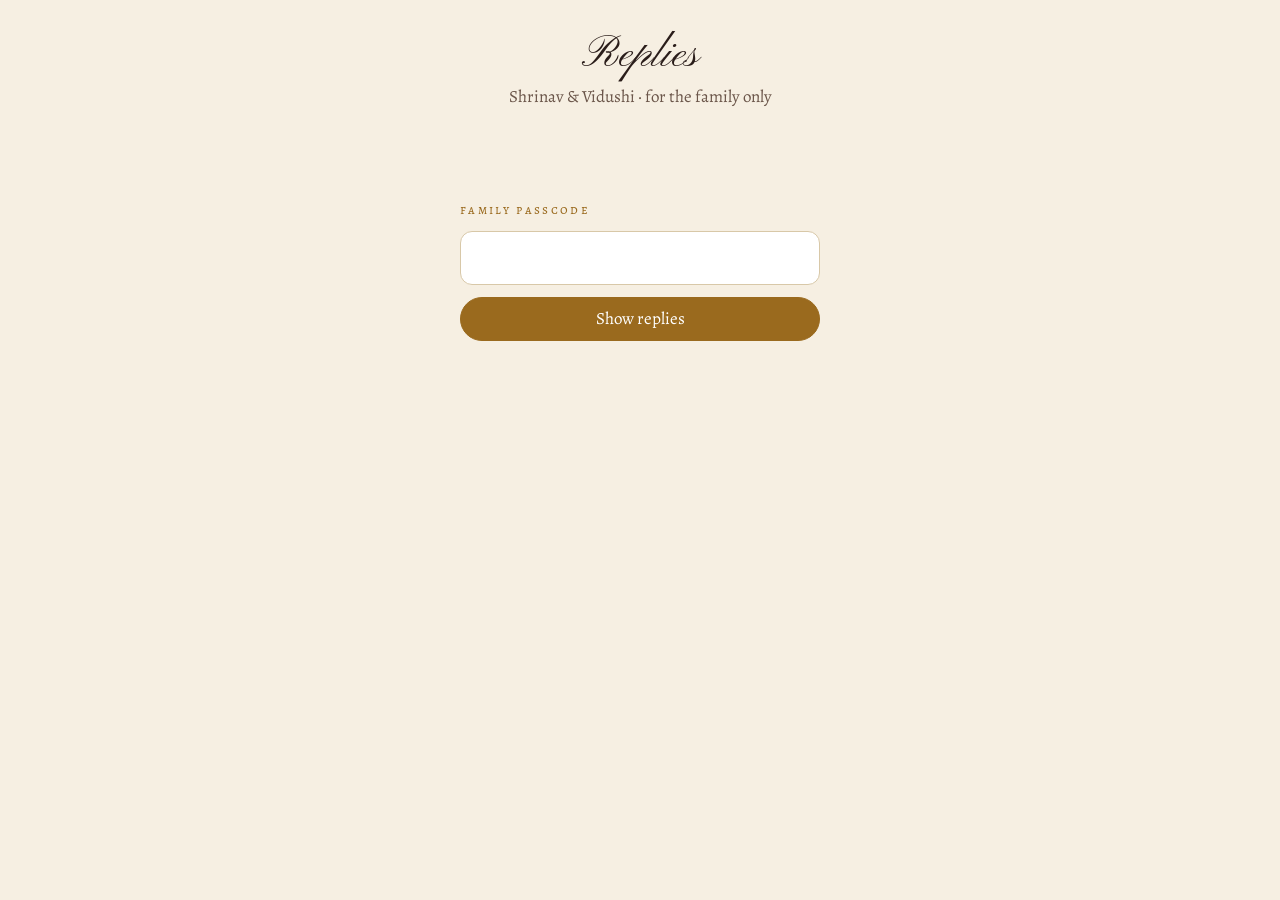
<file: guests.html>
<!doctype html>
<html lang="en">
<head>
<meta charset="utf-8">
<meta name="viewport" content="width=device-width, initial-scale=1">
<title>Replies · Shrinav & Vidushi</title>
<meta name="robots" content="noindex, nofollow">
<link rel="icon" href="/assets/art/monogram.svg" type="image/svg+xml">
<link href="https://fonts.googleapis.com/css2?family=Alegreya:wght@400;500&family=Alegreya+SC:wght@500&family=Pinyon+Script&display=swap" rel="stylesheet">
<style>
  :root { --paper: #F6EFE2; --paper-2: #EDE2CC; --ink: #2A1D1A; --soft: #6B564A; --line: #D8C8A8; --gold: #9A6A1E; --sindoor: #9E1F2E; --yes: #2F6B3A; }
  * { box-sizing: border-box; }
  [hidden] { display: none !important; }
  body { margin: 0; background: var(--paper); color: var(--ink); font: 17px/1.5 "Alegreya", Georgia, serif; }
  main { max-width: 1100px; margin: 0 auto; padding: 32px 16px 80px; }
  h1 { margin: 0; font: 400 44px/1.1 "Pinyon Script", cursive; text-align: center; }
  .sub { text-align: center; color: var(--soft); margin: 4px 0 28px; }
  .caps { font-family: "Alegreya SC", serif; letter-spacing: .18em; text-transform: lowercase; font-size: 13px; color: var(--gold); }
  form.gate { max-width: 360px; margin: 10vh auto 0; display: grid; gap: 12px; }
  input[type=password] { padding: 13px 16px; border-radius: 12px; border: 1px solid var(--line); background: #fff; font: inherit; }
  button { font: inherit; cursor: pointer; }
  .btn { min-height: 44px; padding: 0 20px; border-radius: 999px; border: 1px solid var(--gold); background: var(--gold); color: #fff; }
  .btn.ghost { background: transparent; color: var(--gold); }
  .err { color: var(--sindoor); text-align: center; min-height: 1.5em; margin: 0; }
  .bar { display: flex; flex-wrap: wrap; gap: 10px; align-items: center; justify-content: space-between; margin: 0 0 18px; }
  .bar label { display: flex; gap: 8px; align-items: center; color: var(--soft); }
  .cards { display: grid; grid-template-columns: repeat(auto-fit, minmax(220px, 1fr)); gap: 12px; margin-bottom: 26px; }
  .card { background: #fff8ec; border: 1px solid var(--line); border-radius: 14px; padding: 16px 18px; }
  .card h2 { margin: 0 0 8px; font: 400 30px/1.1 "Pinyon Script", cursive; }
  .stat { display: flex; justify-content: space-between; border-top: 1px dashed var(--line); padding: 6px 0; }
  .stat b { font-weight: 500; font-variant-numeric: tabular-nums; }
  .wrap { overflow-x: auto; border: 1px solid var(--line); border-radius: 14px; background: #fff8ec; }
  table { width: 100%; border-collapse: collapse; min-width: 760px; }
  th, td { text-align: left; padding: 10px 12px; border-bottom: 1px solid var(--line); vertical-align: top; }
  th { position: sticky; top: 0; background: var(--paper-2); font-family: "Alegreya SC", serif; font-weight: 500; font-size: 13px; letter-spacing: .12em; text-transform: lowercase; color: var(--soft); }
  td.num { font-variant-numeric: tabular-nums; text-align: center; }
  .yes { color: var(--yes); font-weight: 500; } .no { color: var(--sindoor); }
  .when { color: var(--soft); white-space: nowrap; font-size: 15px; }
  .note { max-width: 320px; }
  .empty { padding: 30px; text-align: center; color: var(--soft); }
  a { color: var(--gold); }
</style>
</head>
<body>
<main>
  <h1>Replies</h1>
  <p class="sub">Shrinav &amp; Vidushi · for the family only</p>

  <form class="gate" id="gate">
    <label class="caps" for="code">Family passcode</label>
    <input id="code" type="password" autocomplete="current-password" required>
    <button class="btn" type="submit">Show replies</button>
    <p class="err" id="gate-err" role="alert"></p>
  </form>

  <section id="board" hidden>
    <div class="bar">
      <label><input type="checkbox" id="latest" checked> Latest reply per guest only</label>
      <div>
        <button class="btn ghost" id="refresh" type="button">Refresh</button>
        <button class="btn" id="csv" type="button">Download CSV</button>
      </div>
    </div>
    <div class="cards" id="cards"></div>
    <div class="wrap"><table>
      <thead><tr><th>Received</th><th>Event</th><th>Name</th><th>Coming</th><th>Guests</th><th>Phone</th><th>Note</th><th>Invite link</th></tr></thead>
      <tbody id="rows"></tbody>
    </table></div>
  </section>
</main>

<script>
(() => {
  const W = { supabaseUrl: "https://ddpubhkgcbcwncyeebzc.supabase.co", supabaseKey: "sb_publishable_Am-lHqCMq1ANCtyzlQidXg_9QJuhbNm" };
  const $ = (s) => document.querySelector(s);
  const NAMES = { wedding: "Wedding", engagement: "Engagement", haldi: "Haldi" };
  let rows = [];
  const esc = (s) => String(s ?? "").replace(/[&<>"]/g, (c) => ({ "&": "&amp;", "<": "&lt;", ">": "&gt;", '"': "&quot;" })[c]);
  const title = (ev) => NAMES[ev] || ev;

  async function load(code) {
    const res = await fetch(`${W.supabaseUrl}/rest/v1/rpc/list_wedding_rsvps`, {
      method: "POST", headers: { "Content-Type": "application/json", apikey: W.supabaseKey },
      body: JSON.stringify({ p_passcode: code }),
    });
    if (!res.ok) throw new Error((await res.json().catch(() => ({}))).message || "failed");
    return res.json();
  }

  function view() {
    let list = rows;
    if ($("#latest").checked) {
      const seen = new Set();
      list = rows.filter((r) => { const k = r.event + "|" + r.name.trim().toLowerCase(); if (seen.has(k)) return false; seen.add(k); return true; });
    }
    const byEvent = {};
    list.forEach((r) => {
      const e = (byEvent[r.event] ??= { yes: 0, heads: 0, no: 0 });
      if (r.attending) { e.yes++; e.heads += r.guests; } else e.no++;
    });
    $("#cards").innerHTML = Object.entries(byEvent).map(([ev, s]) => `
      <div class="card"><h2>${esc(title(ev))}</h2>
        <div class="stat"><span>Guests coming</span><b>${s.heads}</b></div>
        <div class="stat"><span>Replies: coming</span><b>${s.yes}</b></div>
        <div class="stat"><span>Replies: can't make it</span><b>${s.no}</b></div>
      </div>`).join("") || "";
    $("#rows").innerHTML = list.length ? list.map((r) => `
      <tr>
        <td class="when">${new Date(r.created_at).toLocaleString("en-IN", { day: "numeric", month: "short", hour: "numeric", minute: "2-digit" })}</td>
        <td>${esc(title(r.event))}</td>
        <td>${esc(r.name)}</td>
        <td class="${r.attending ? "yes" : "no"}">${r.attending ? "Yes" : "No"}</td>
        <td class="num">${r.attending ? r.guests : "-"}</td>
        <td>${r.phone ? `<a href="tel:${esc(r.phone)}">${esc(r.phone)}</a>` : ""}</td>
        <td class="note">${esc(r.message)}</td>
        <td>${esc(r.invite_label)}</td>
      </tr>`).join("") : `<tr><td class="empty" colspan="8">No replies yet.</td></tr>`;
    return list;
  }

  async function open(code) {
    rows = await load(code);
    sessionStorage.setItem("rsvp-code", code);
    $("#gate").hidden = true; $("#board").hidden = false;
    view();
  }

  $("#gate").addEventListener("submit", async (e) => {
    e.preventDefault(); $("#gate-err").textContent = "";
    try { await open($("#code").value.trim()); }
    catch { $("#gate-err").textContent = "That passcode didn't work. Check it and try again."; }
  });
  $("#latest").addEventListener("change", view);
  $("#refresh").addEventListener("click", () => open(sessionStorage.getItem("rsvp-code")).catch(() => location.reload()));
  $("#csv").addEventListener("click", () => {
    const list = view();
    const head = ["received", "event", "name", "coming", "guests", "phone", "note", "invite_link"];
    const q = (v) => `"${String(v ?? "").replace(/"/g, '""')}"`;
    const csv = [head.join(",")].concat(list.map((r) => [r.created_at, r.event, r.name, r.attending ? "yes" : "no", r.guests, r.phone, r.message, r.invite_label].map(q).join(","))).join("\n");
    const a = Object.assign(document.createElement("a"), { href: URL.createObjectURL(new Blob(["﻿" + csv], { type: "text/csv" })), download: "rsvp-replies.csv" });
    a.click();
  });
  const saved = sessionStorage.getItem("rsvp-code");
  if (saved) open(saved).catch(() => sessionStorage.removeItem("rsvp-code"));
})();
</script>
</body>
</html>
</file>
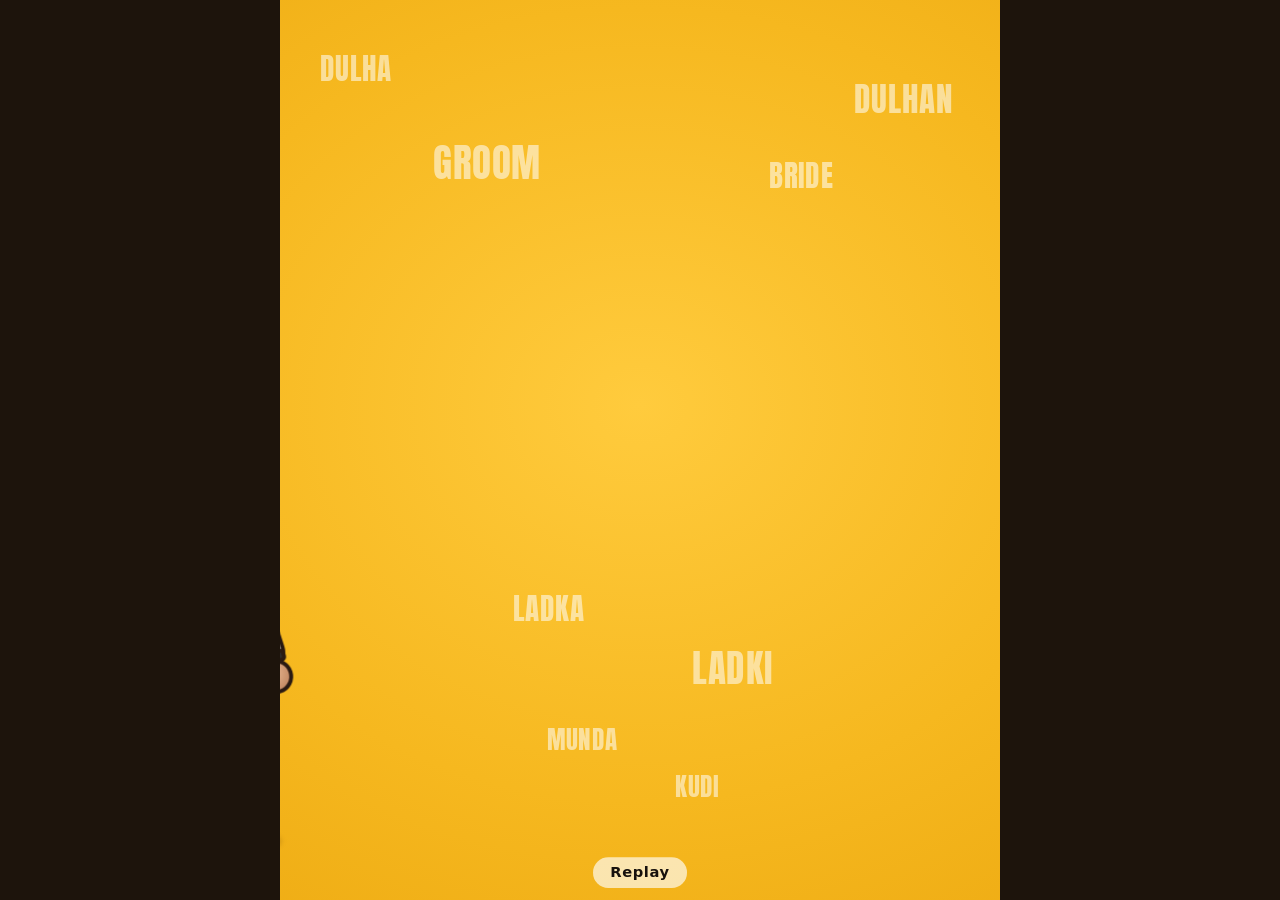
<file: mock/characters.html>
<!doctype html>
<html lang="en">
<head>
<meta charset="utf-8">
<meta name="viewport" content="width=device-width, initial-scale=1">
<title>Shrinav & Vidushi · character mock</title>
<link href="https://fonts.googleapis.com/css2?family=Anton&display=swap" rel="stylesheet">
<link rel="stylesheet" href="/toon.css">
<style>
  :root { --ink: #2B1A12; --bg: #F6B81F; }
  * { box-sizing: border-box; }
  html, body { margin: 0; height: 100%; background: #1d140c; overflow: hidden; }
  .fit { position: absolute; left: 50%; top: 50%; width: 1080px; height: 1350px; transform: translate(-50%, -50%); }

  /* fixed 4:5 stage, scaled to fit any screen */
  .stage {
    position: relative; width: 1080px; height: 1350px; overflow: hidden;
    background: radial-gradient(120% 80% at 50% 45%, #FFCB3D 0%, var(--bg) 55%, #EBA70F 100%);
    font-family: "Anton", Impact, sans-serif;
  }

  .word { position: absolute; color: #fff; opacity: .55; font-size: 44px; letter-spacing: .02em; }
  .title {
    position: absolute; left: 0; right: 0; top: 320px; text-align: center; line-height: .86;
    font-size: 218px; letter-spacing: -.005em;
  }
  .title span { display: block; }
  .t1 { color: #17110C; }
  .t2 { color: #fff; }

  .char { position: absolute; bottom: 80px; width: 390px; height: 780px; }
  .char svg { width: 100%; height: 100%; display: block; }
  .boy { left: -34px; }
  .girl { right: -34px; }
  .shadow { position: absolute; bottom: 66px; width: 280px; height: 44px; border-radius: 50%; background: rgba(120, 70, 0, .28); filter: blur(4px); }
  .sh-boy { left: 22px; } .sh-girl { right: 22px; }

  .heart { position: absolute; left: 50%; top: 190px; width: 120px; margin-left: -60px; opacity: 0; }

  .replay {
    position: absolute; left: 50%; bottom: 18px; transform: translateX(-50%);
    font: 600 22px/1 system-ui, sans-serif; letter-spacing: .04em; color: #17110C;
    background: rgba(255,255,255,.65); border: 0; border-radius: 999px; padding: 12px 26px; cursor: pointer;
  }
</style>
</head>
<body>
<div class="fit" id="fit"><div class="stage" id="stage">
  <span class="word" style="left:60px;top:70px">DULHA</span>
  <span class="word" style="left:230px;top:200px;font-size:58px">GROOM</span>
  <span class="word" style="left:350px;top:880px">LADKA</span>
  <span class="word" style="left:400px;top:1080px;font-size:38px">MUNDA</span>
  <span class="word" style="right:70px;top:110px;font-size:50px">DULHAN</span>
  <span class="word" style="right:250px;top:230px">BRIDE</span>
  <span class="word" style="right:340px;top:960px;font-size:56px">LADKI</span>
  <span class="word" style="right:420px;top:1150px;font-size:38px">KUDI</span>

  <div class="title"><span class="t1">SHRINAV</span><span class="t2">VIDUSHI</span></div>

  <svg class="heart" id="heart" viewBox="0 0 100 90" aria-hidden="true">
    <path d="M50 86 C20 62 4 46 4 26 C4 12 16 2 29 2 C39 2 46 8 50 16 C54 8 61 2 71 2 C84 2 96 12 96 26 C96 46 80 62 50 86 Z" fill="#E2343F" stroke="#2B1A12" stroke-width="4"/>
    <path d="M22 24 C24 16 30 12 36 12" fill="none" stroke="#fff" stroke-width="5" stroke-linecap="round" opacity=".8"/>
  </svg>

  <div class="shadow sh-boy" id="sh-boy"></div>
  <div class="shadow sh-girl" id="sh-girl"></div>

  <div class="char boy" id="boy" data-toon="groom"></div>
  <div class="char girl" id="girl" data-toon="bride"></div>

  <button class="replay" id="replay" type="button">Replay</button>
</div></div>

<script src="https://cdnjs.cloudflare.com/ajax/libs/gsap/3.12.5/gsap.min.js"></script>
<script>
(() => {
  const stage = document.getElementById("stage"), box = document.getElementById("fit");
  const fit = () => {
    const s = Math.min(innerWidth / 1080, innerHeight / 1350);
    box.style.transform = `translate(-50%, -50%) scale(${s})`;
  };
  fit(); addEventListener("resize", fit);

  // pivot points in each character's 200x400 drawing space
  const PIV = { legL: "88 290", legR: "112 290", armL: "64 182", armR: "136 182", head: "100 150", body: "100 300", rig: "100 390" };
  const part = (c, name) => c.querySelector("." + name);

  function walkCycle(c, dir) {
    const tl = gsap.timeline({ repeat: -1, defaults: { ease: "sine.inOut", duration: 0.26 } });
    const L = part(c, "legL"), R = part(c, "legR"), aL = part(c, "armL"), aR = part(c, "armR");
    const rig = part(c, "rig"), head = part(c, "head"), hem = part(c, "hem");
    gsap.set([L, R], { svgOrigin: (i) => (i ? PIV.legR : PIV.legL) });
    gsap.set(aL, { svgOrigin: PIV.armL }); gsap.set(aR, { svgOrigin: PIV.armR });
    gsap.set(head, { svgOrigin: PIV.head }); gsap.set(hem, { svgOrigin: PIV.body });
    // step one: left leg lifts forward, right arm swings
    tl.to(L, { rotation: 16 * dir, y: -9 }, 0).to(R, { rotation: -8 * dir, y: 0 }, 0)
      .to(aL, { rotation: -18 * dir }, 0).to(aR, { rotation: -18 * dir }, 0)
      .to(rig, { y: -8 }, 0).to(head, { rotation: 3 * dir }, 0).to(hem, { skewX: -3 * dir }, 0)
    // step two: mirror
      .to(L, { rotation: -8 * dir, y: 0 }, 0.26).to(R, { rotation: 16 * dir, y: -9 }, 0.26)
      .to(aL, { rotation: 18 * dir }, 0.26).to(aR, { rotation: 18 * dir }, 0.26)
      .to(rig, { y: 0 }, 0.26).to(head, { rotation: -3 * dir }, 0.26).to(hem, { skewX: 3 * dir }, 0.26);
    return tl;
  }

  function settle(c) {
    const parts = ["legL", "legR", "armL", "armR", "head", "hem"].map((n) => part(c, n));
    return gsap.timeline()
      .to(parts, { rotation: 0, y: 0, skewX: 0, duration: 0.3, ease: "power2.out" }, 0)
      .to(part(c, "rig"), { y: 0, scaleY: 0.94, scaleX: 1.04, svgOrigin: PIV.rig, duration: 0.12, ease: "power2.out" }, 0)
      .to(part(c, "rig"), { scaleY: 1, scaleX: 1, duration: 0.5, ease: "elastic.out(1.2, 0.4)" }, 0.12);
  }

  function blink(c, at, tl) {
    tl.to(part(c, "eyes"), { scaleY: 0.1, svgOrigin: "100 106", duration: 0.07, yoyo: true, repeat: 1, ease: "none" }, at);
  }

  let master;
  function play() {
    gsap.globalTimeline.getChildren().forEach((t) => t.kill());
    const boy = document.getElementById("boy"), girl = document.getElementById("girl");
    const words = gsap.utils.toArray(".word");
    gsap.set([boy, girl, "#sh-boy", "#sh-girl", ".t1", ".t2", "#heart", stage], { clearProps: "transform,opacity,visibility,filter" });
    [boy, girl].forEach((c) => c.querySelectorAll("g").forEach((g) => gsap.set(g, { clearProps: "transform" })));

    const OFF = 760;
    gsap.set([boy, "#sh-boy"], { x: -OFF });
    gsap.set([girl, "#sh-girl"], { x: OFF });
    gsap.set([".t1", ".t2"], { autoAlpha: 0 });
    gsap.set(words, { autoAlpha: 0, y: 20 });

    const walkB = walkCycle(boy, 1), walkG = walkCycle(girl, -1);
    master = gsap.timeline();
    master
      .to(words, { autoAlpha: 0.55, y: 0, duration: 0.8, stagger: 0.08, ease: "power2.out" }, 0)
      // both stroll in from the edges
      .to([boy, "#sh-boy"], { x: 0, duration: 2.6, ease: "power1.out" }, 0.2)
      .to([girl, "#sh-girl"], { x: 0, duration: 2.6, ease: "power1.out" }, 0.45)
      .call(() => { walkB.kill(); settle(boy); }, null, 2.8)
      .call(() => { walkG.kill(); settle(girl); }, null, 3.05)
      // names slam in behind them
      .fromTo(".t1", { autoAlpha: 0, scale: 1.5, filter: "blur(8px)" }, { autoAlpha: 1, scale: 1, filter: "blur(0px)", duration: 0.35, ease: "back.out(2)" }, 3.2)
      .fromTo(".t2", { autoAlpha: 0, scale: 1.5, filter: "blur(8px)" }, { autoAlpha: 1, scale: 1, filter: "blur(0px)", duration: 0.35, ease: "back.out(2)" }, 3.45)
      .to(stage, { x: 6, duration: 0.05, yoyo: true, repeat: 3, ease: "none" }, 3.45)
      // they look at each other
      .to(part(boy, "pupils"), { x: 4, duration: 0.25 }, 4.0)
      .to(part(girl, "pupils"), { x: -4, duration: 0.25 }, 4.0)
      .to(part(boy, "head"), { rotation: 7, svgOrigin: PIV.head, duration: 0.4, ease: "power2.out" }, 4.0)
      .to(part(girl, "head"), { rotation: -7, svgOrigin: PIV.head, duration: 0.4, ease: "power2.out" }, 4.05)
      // he waves, she does a little twirl
      .to(part(boy, "armR"), { rotation: -150, svgOrigin: PIV.armR, duration: 0.35, ease: "back.out(1.6)" }, 4.5)
      .to(part(boy, "armR"), { rotation: -125, duration: 0.18, yoyo: true, repeat: 5, ease: "sine.inOut" }, 4.85)
      .to(part(boy, "armR"), { rotation: 0, duration: 0.4, ease: "power2.inOut" }, 5.95)
      .to(part(girl, "rig"), { scaleX: -1, svgOrigin: PIV.rig, duration: 0.22, ease: "power1.in" }, 4.6)
      .to(part(girl, "rig"), { scaleX: 1, duration: 0.22, ease: "power1.out" }, 4.82)
      .to(part(girl, "rig"), { y: -16, duration: 0.18, yoyo: true, repeat: 1, ease: "power2.out" }, 4.6)
      .to(part(girl, "hairback"), { scaleY: 1.06, svgOrigin: "100 60", duration: 0.12, yoyo: true, repeat: 3 }, 4.95)
      // heart pops between them
      .to(part(boy, "pupils"), { x: 0, duration: 0.25 }, 6.1)
      .to(part(girl, "pupils"), { x: 0, duration: 0.25 }, 6.1)
      .to([part(boy, "head"), part(girl, "head")], { rotation: 0, duration: 0.4 }, 6.1)
      .fromTo("#heart", { autoAlpha: 0, scale: 0.2, y: 40 }, { autoAlpha: 1, scale: 1, y: 0, duration: 0.5, ease: "back.out(3)" }, 6.3)
      .to("#heart", { scale: 1.12, duration: 0.25, yoyo: true, repeat: 5, ease: "sine.inOut" }, 6.8);
    blink(boy, 3.7, master); blink(girl, 3.9, master); blink(boy, 6.6, master); blink(girl, 7.2, master);

    // idle breathing after the beat
    [boy, girl].forEach((c, i) => master.to(part(c, "body"), { scaleY: 1.015, svgOrigin: PIV.body, duration: 1.2, yoyo: true, repeat: 3, ease: "sine.inOut" }, 6.2 + i * 0.3));
  }

  document.getElementById("replay").addEventListener("click", play);
  Promise.all([...document.querySelectorAll("[data-toon]")].map(async (el) => {
    el.innerHTML = await (await fetch(`/assets/art/${el.dataset.toon}.svg`)).text();
  })).then(() => document.fonts.ready).then(play);
})();
</script>
</body>
</html>
</file>
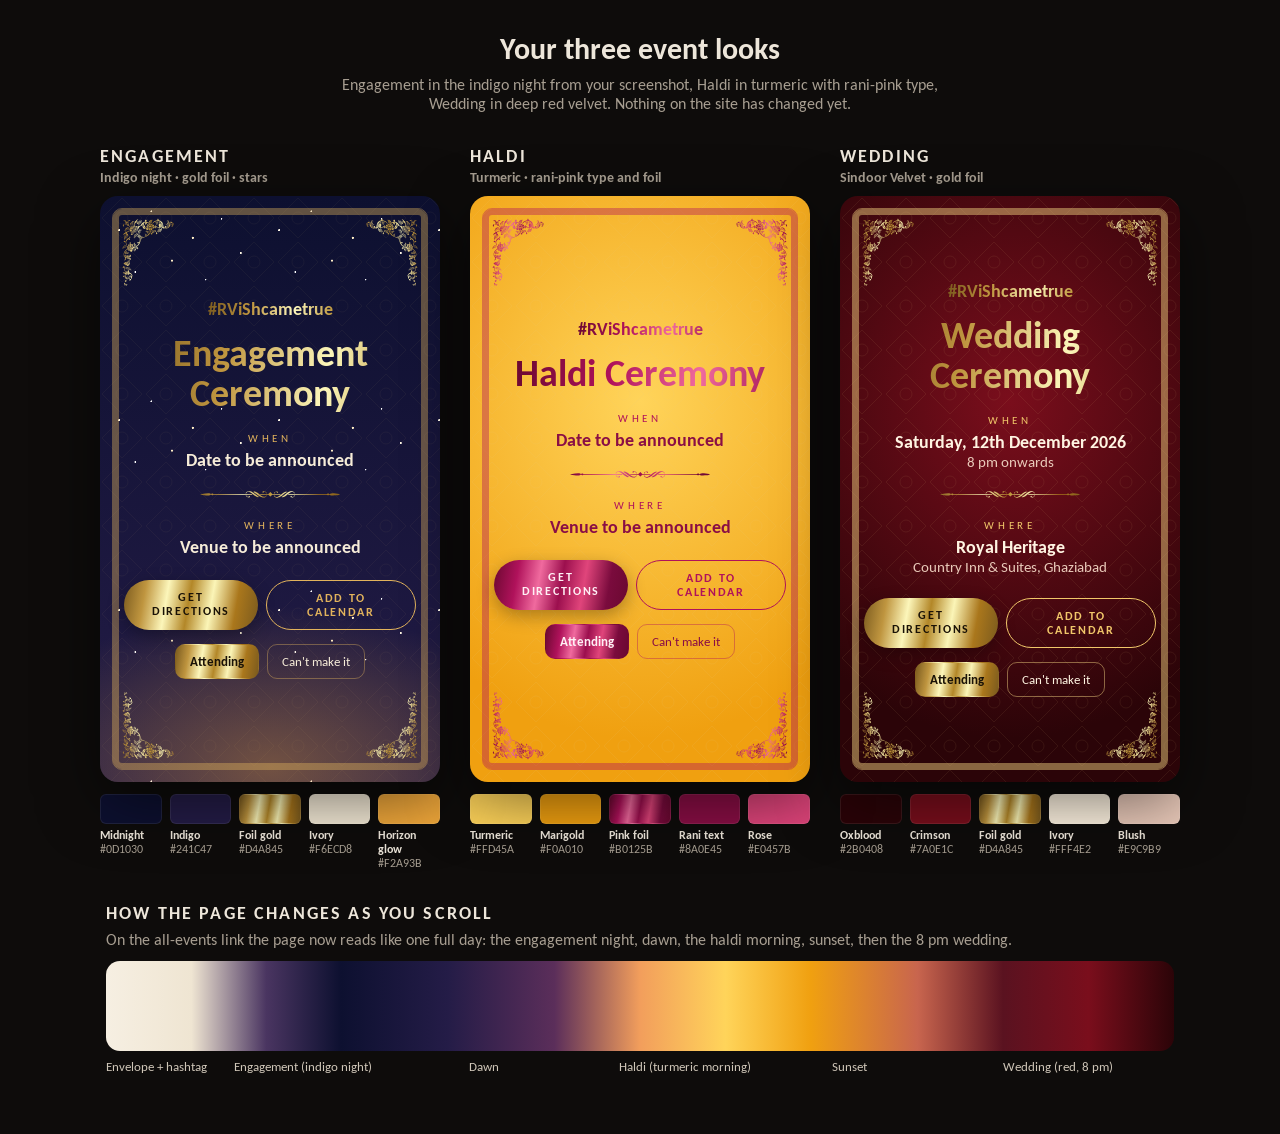
<file: mock/final-palettes.html>
<!doctype html>
<html lang="en">
<head>
<meta charset="utf-8">
<meta name="viewport" content="width=device-width, initial-scale=1">
<title>Final palettes · #RViShcametrue</title>
<link href="https://fonts.googleapis.com/css2?family=Carlito:ital,wght@0,400;0,700;1,400&display=swap" rel="stylesheet">
<style>
  :root {
    --gold-foil: linear-gradient(100deg, #7A5A1E 0%, #BF953F 16%, #FCF6BA 32%, #B38728 48%, #FBF5B7 64%, #AA771C 82%, #7A5A1E 100%);
    --pink-foil: linear-gradient(100deg, #6A0830 0%, #B0125B 18%, #F06A9E 34%, #9C0F4E 50%, #E0457B 66%, #7A0B3D 84%, #6A0830 100%);
  }
  * { box-sizing: border-box; }
  body { margin: 0; background: #0E0C0B; color: #EDE6DA; font-family: Calibri, "Carlito", system-ui, sans-serif; }
  header { padding: 30px 16px 10px; text-align: center; }
  header h1 { margin: 0; font-size: 30px; }
  header p { margin: 8px auto 0; max-width: 640px; color: #A79E91; }

  .row { display: grid; gap: 30px; grid-template-columns: repeat(auto-fit, minmax(300px, 340px)); justify-content: center; padding: 22px 16px; }
  .opt h2 { margin: 0 0 10px; font-size: 18px; letter-spacing: .12em; text-transform: uppercase; }
  .opt h2 small { display: block; margin-top: 2px; font-size: 14px; letter-spacing: 0; text-transform: none; color: #A79E91; }

  .phone {
    position: relative; aspect-ratio: 9 / 15.5; border-radius: 18px; overflow: hidden; isolation: isolate;
    background: radial-gradient(120% 80% at 50% 35%, var(--bg2), var(--bg1) 72%);
    color: var(--ink); display: flex; flex-direction: column; align-items: center; justify-content: center; text-align: center; padding: 40px 24px;
    box-shadow: 0 20px 60px rgba(0,0,0,.5);
  }
  .night { background: linear-gradient(180deg, #0D1030, #241C47); }
  .phone::before {
    content: ""; position: absolute; inset: 0; z-index: -1; opacity: var(--tex, .1);
    background-image: url("data:image/svg+xml;utf8,<svg xmlns='http://www.w3.org/2000/svg' width='44' height='44'><g fill='none' stroke='%23E8C77A' stroke-width='.8'><path d='M22 2 L42 22 L22 42 L2 22 Z'/><circle cx='22' cy='22' r='6'/></g></svg>");
  }
  .phone::after { content: ""; position: absolute; inset: 12px; z-index: -1; border-radius: 10px; border: 1px solid var(--rule); box-shadow: inset 0 0 0 5px transparent, inset 0 0 0 6px var(--rule); }
  .stars { position: absolute; inset: 0; z-index: -1; background-image:
    radial-gradient(1.3px 1.3px at 12% 18%, #fff8e6 60%, transparent), radial-gradient(1px 1px at 32% 8%, #fff 60%, transparent),
    radial-gradient(1.4px 1.4px at 58% 22%, #ffeec8 60%, transparent), radial-gradient(1px 1px at 76% 12%, #fff 60%, transparent),
    radial-gradient(1.2px 1.2px at 88% 30%, #fff8e6 60%, transparent), radial-gradient(1px 1px at 22% 40%, #fff 60%, transparent),
    radial-gradient(1px 1px at 66% 44%, #fff 60%, transparent), radial-gradient(1.3px 1.3px at 45% 34%, #ffeec8 60%, transparent);
    background-size: 160px 190px; }
  .horizon { position: absolute; left: -30%; right: -30%; bottom: -25%; height: 55%; z-index: -1; background: radial-gradient(closest-side, rgba(242,169,59,.38), rgba(242,169,59,0)); }
  .corner { position: absolute; width: 56px; height: 72px; background: var(--metal); -webkit-mask: url("/assets/art/corner.svg") center / contain no-repeat; mask: url("/assets/art/corner.svg") center / contain no-repeat; }
  .c1 { top: 20px; left: 20px; } .c2 { top: 20px; right: 20px; transform: scaleX(-1); }
  .c3 { bottom: 20px; left: 20px; transform: scaleY(-1); } .c4 { bottom: 20px; right: 20px; transform: scale(-1, -1); }
  .foil { background: var(--metal); background-size: 220% 100%; -webkit-background-clip: text; background-clip: text; color: transparent; animation: shine 4s ease-in-out infinite alternate; }
  @keyframes shine { from { background-position: 0% 0; } to { background-position: 100% 0; } }
  .tag { font-weight: 700; font-size: 18px; }
  .title { margin-top: 14px; font-weight: 700; font-size: 38px; line-height: 1.05; }
  .label { margin-top: 18px; font-size: 11px; letter-spacing: .34em; color: var(--accent); }
  .big { margin-top: 4px; font-weight: 700; font-size: 18px; }
  .soft { color: var(--soft); font-size: 15px; }
  .divider { width: 150px; height: 14px; margin: 16px auto 0; background: var(--metal); -webkit-mask: url("/assets/art/divider.svg") center / contain no-repeat; mask: url("/assets/art/divider.svg") center / contain no-repeat; }
  .btns { display: flex; gap: 8px; margin-top: 22px; }
  .btn { padding: 10px 16px; border-radius: 999px; font-size: 12px; font-weight: 700; letter-spacing: .14em; }
  .btn.solid { background: var(--metal); color: var(--btnInk); box-shadow: 0 6px 18px rgba(0,0,0,.3); }
  .btn.ghost { border: 1px solid var(--accent); color: var(--accent); }
  .pills { display: flex; gap: 8px; margin-top: 14px; }
  .pill { padding: 9px 14px; border-radius: 10px; font-size: 13px; border: 1px solid var(--rule); }
  .pill.on { background: var(--metal); color: var(--btnInk); border-color: transparent; font-weight: 700; }
  .sw { display: grid; grid-template-columns: repeat(5, 1fr); gap: 8px; margin-top: 12px; font-size: 12px; color: #A79E91; }
  .sw i { display: block; height: 30px; border-radius: 6px; margin-bottom: 4px; border: 1px solid rgba(255,255,255,.08); }
  .sw b { display: block; color: #EDE6DA; }

  .journey { max-width: 1100px; margin: 10px auto 60px; padding: 0 16px; }
  .journey h2 { font-size: 18px; letter-spacing: .12em; text-transform: uppercase; margin: 0 0 6px; }
  .journey p { margin: 0 0 12px; color: #A79E91; }
  .strip { height: 90px; border-radius: 14px; background: linear-gradient(90deg, #F6EFE2 0%, #EFE5D2 8%, #4A3561 15%, #0D1030 22%, #241C47 32%, #5B2E5A 42%, #F29E5C 50%, #FFD45A 58%, #F0A010 66%, #C8654E 76%, #5A1220 84%, #7A0E1C 92%, #2B0408 100%); }
  .marks { display: grid; grid-template-columns: 12% 22% 14% 20% 16% 16%; font-size: 13px; color: #CFC6B8; margin-top: 8px; }
</style>
</head>
<body>
<header>
  <h1>Your three event looks</h1>
  <p>Engagement in the indigo night from your screenshot, Haldi in turmeric with rani-pink type, Wedding in deep red velvet. Nothing on the site has changed yet.</p>
</header>

<section class="row">
  <div class="opt">
    <h2>Engagement<small>Indigo night · gold foil · stars</small></h2>
    <div class="phone night" style="--ink:#F6ECD8;--soft:#C9BDA8;--accent:#E2B35C;--rule:rgba(226,179,92,.4);--metal:var(--gold-foil);--btnInk:#1A1206;--tex:.06">
      <div class="stars"></div><div class="horizon"></div>
      <i class="corner c1"></i><i class="corner c2"></i><i class="corner c3"></i><i class="corner c4"></i>
      <div class="tag foil">#RViShcametrue</div>
      <div class="title foil">Engagement Ceremony</div>
      <div class="label">WHEN</div><div class="big">Date to be announced</div>
      <div class="divider"></div>
      <div class="label">WHERE</div><div class="big">Venue to be announced</div>
      <div class="btns"><span class="btn solid">GET DIRECTIONS</span><span class="btn ghost">ADD TO CALENDAR</span></div>
      <div class="pills"><span class="pill on">Attending</span><span class="pill">Can't make it</span></div>
    </div>
    <div class="sw"><div><i style="background:#0D1030"></i><b>Midnight</b>#0D1030</div><div><i style="background:#241C47"></i><b>Indigo</b>#241C47</div><div><i style="background:var(--gold-foil)"></i><b>Foil gold</b>#D4A845</div><div><i style="background:#F6ECD8"></i><b>Ivory</b>#F6ECD8</div><div><i style="background:#F2A93B"></i><b>Horizon glow</b>#F2A93B</div></div>
  </div>

  <div class="opt">
    <h2>Haldi<small>Turmeric · rani-pink type and foil</small></h2>
    <div class="phone" style="--bg1:#F0A010;--bg2:#FFD45A;--ink:#8A0E45;--soft:#A8245E;--accent:#B0125B;--rule:rgba(176,18,91,.4);--metal:var(--pink-foil);--btnInk:#FFF0F5;--tex:.14">
      <i class="corner c1"></i><i class="corner c2"></i><i class="corner c3"></i><i class="corner c4"></i>
      <div class="tag foil">#RViShcametrue</div>
      <div class="title foil">Haldi Ceremony</div>
      <div class="label">WHEN</div><div class="big">Date to be announced</div>
      <div class="divider"></div>
      <div class="label">WHERE</div><div class="big">Venue to be announced</div>
      <div class="btns"><span class="btn solid">GET DIRECTIONS</span><span class="btn ghost">ADD TO CALENDAR</span></div>
      <div class="pills"><span class="pill on">Attending</span><span class="pill">Can't make it</span></div>
    </div>
    <div class="sw"><div><i style="background:#FFD45A"></i><b>Turmeric</b>#FFD45A</div><div><i style="background:#F0A010"></i><b>Marigold</b>#F0A010</div><div><i style="background:var(--pink-foil)"></i><b>Pink foil</b>#B0125B</div><div><i style="background:#8A0E45"></i><b>Rani text</b>#8A0E45</div><div><i style="background:#E0457B"></i><b>Rose</b>#E0457B</div></div>
  </div>

  <div class="opt">
    <h2>Wedding<small>Sindoor Velvet · gold foil</small></h2>
    <div class="phone" style="--bg1:#2B0408;--bg2:#7A0E1C;--ink:#FFF4E2;--soft:#E9C9B9;--accent:#F1C76A;--rule:rgba(232,199,122,.5);--metal:var(--gold-foil);--btnInk:#1A1206">
      <i class="corner c1"></i><i class="corner c2"></i><i class="corner c3"></i><i class="corner c4"></i>
      <div class="tag foil">#RViShcametrue</div>
      <div class="title foil">Wedding Ceremony</div>
      <div class="label">WHEN</div><div class="big">Saturday, 12th December 2026</div><div class="soft">8 pm onwards</div>
      <div class="divider"></div>
      <div class="label">WHERE</div><div class="big">Royal Heritage</div><div class="soft">Country Inn &amp; Suites, Ghaziabad</div>
      <div class="btns"><span class="btn solid">GET DIRECTIONS</span><span class="btn ghost">ADD TO CALENDAR</span></div>
      <div class="pills"><span class="pill on">Attending</span><span class="pill">Can't make it</span></div>
    </div>
    <div class="sw"><div><i style="background:#2B0408"></i><b>Oxblood</b>#2B0408</div><div><i style="background:#7A0E1C"></i><b>Crimson</b>#7A0E1C</div><div><i style="background:var(--gold-foil)"></i><b>Foil gold</b>#D4A845</div><div><i style="background:#FFF4E2"></i><b>Ivory</b>#FFF4E2</div><div><i style="background:#E9C9B9"></i><b>Blush</b>#E9C9B9</div></div>
  </div>
</section>

<section class="journey">
  <h2>How the page changes as you scroll</h2>
  <p>On the all-events link the page now reads like one full day: the engagement night, dawn, the haldi morning, sunset, then the 8 pm wedding.</p>
  <div class="strip"></div>
  <div class="marks"><span>Envelope + hashtag</span><span>Engagement (indigo night)</span><span>Dawn</span><span>Haldi (turmeric morning)</span><span>Sunset</span><span>Wedding (red, 8 pm)</span></div>
</section>
</body>
</html>
</file>
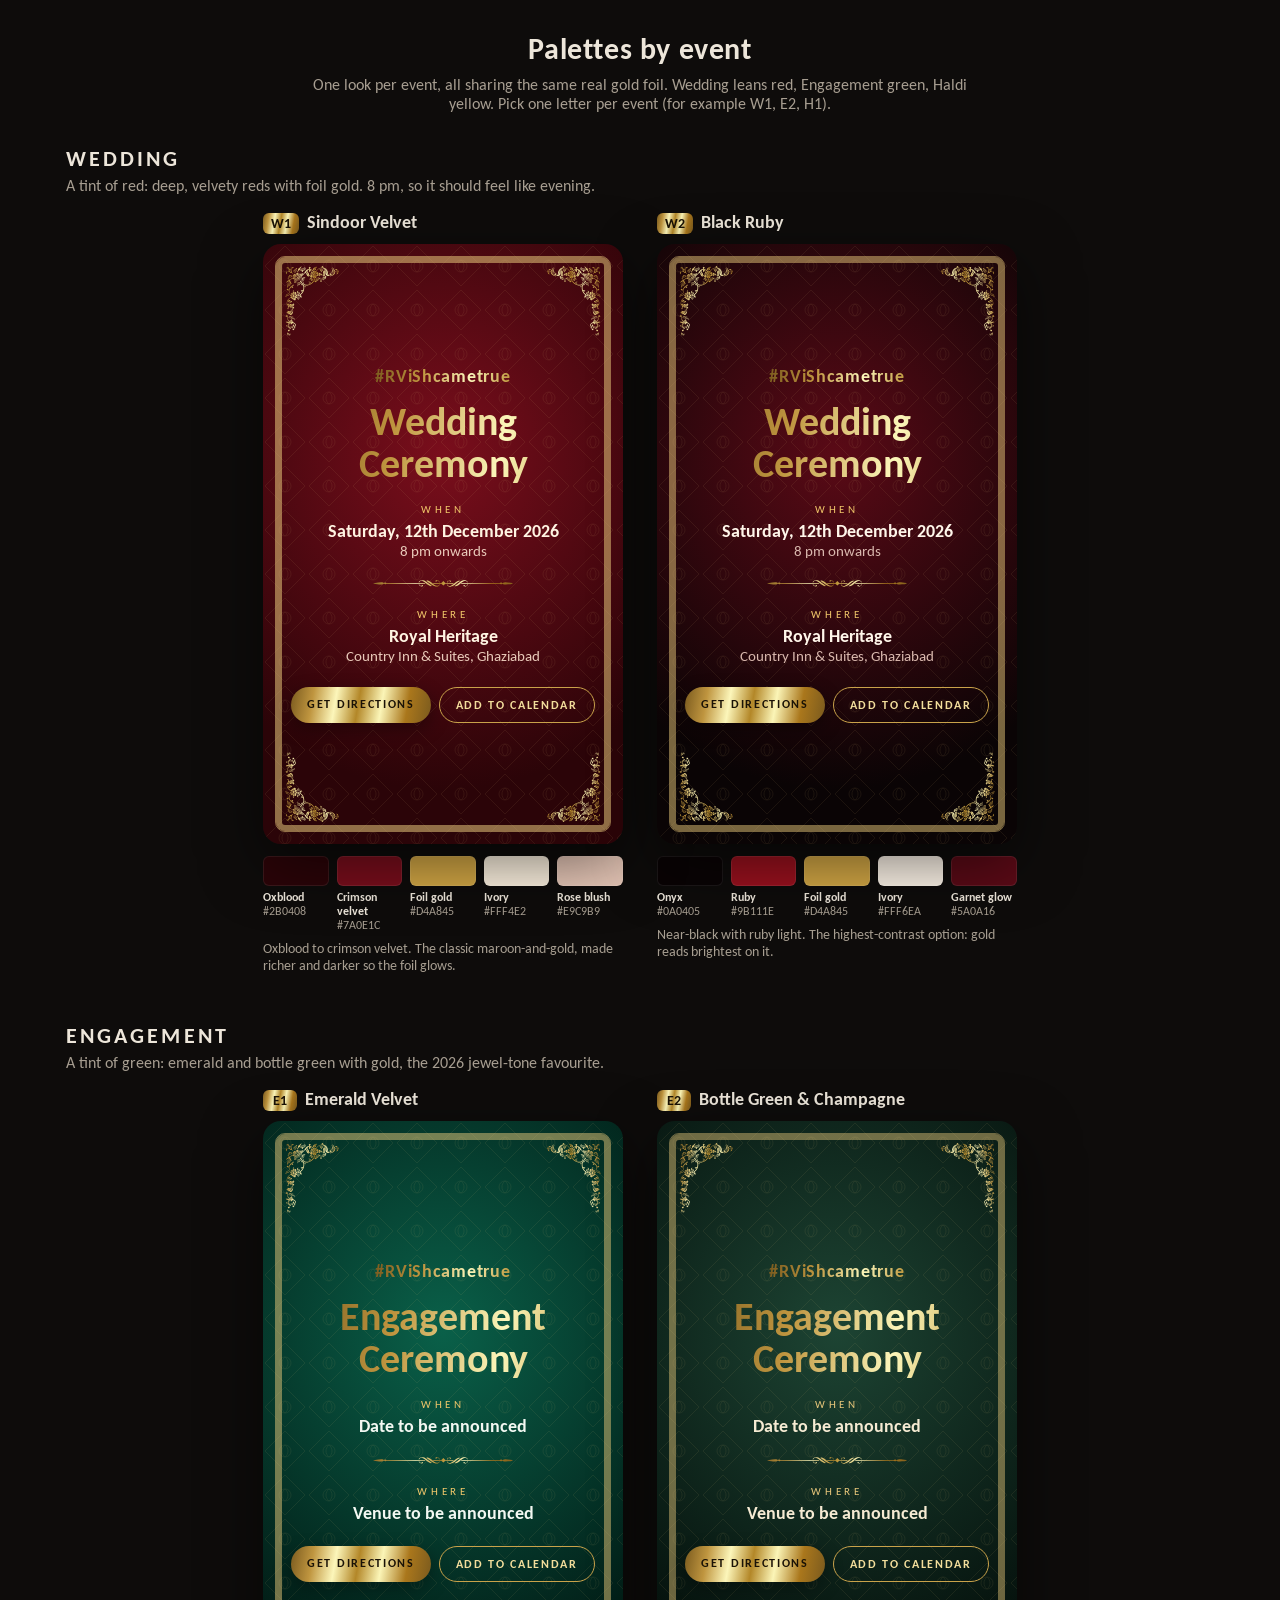
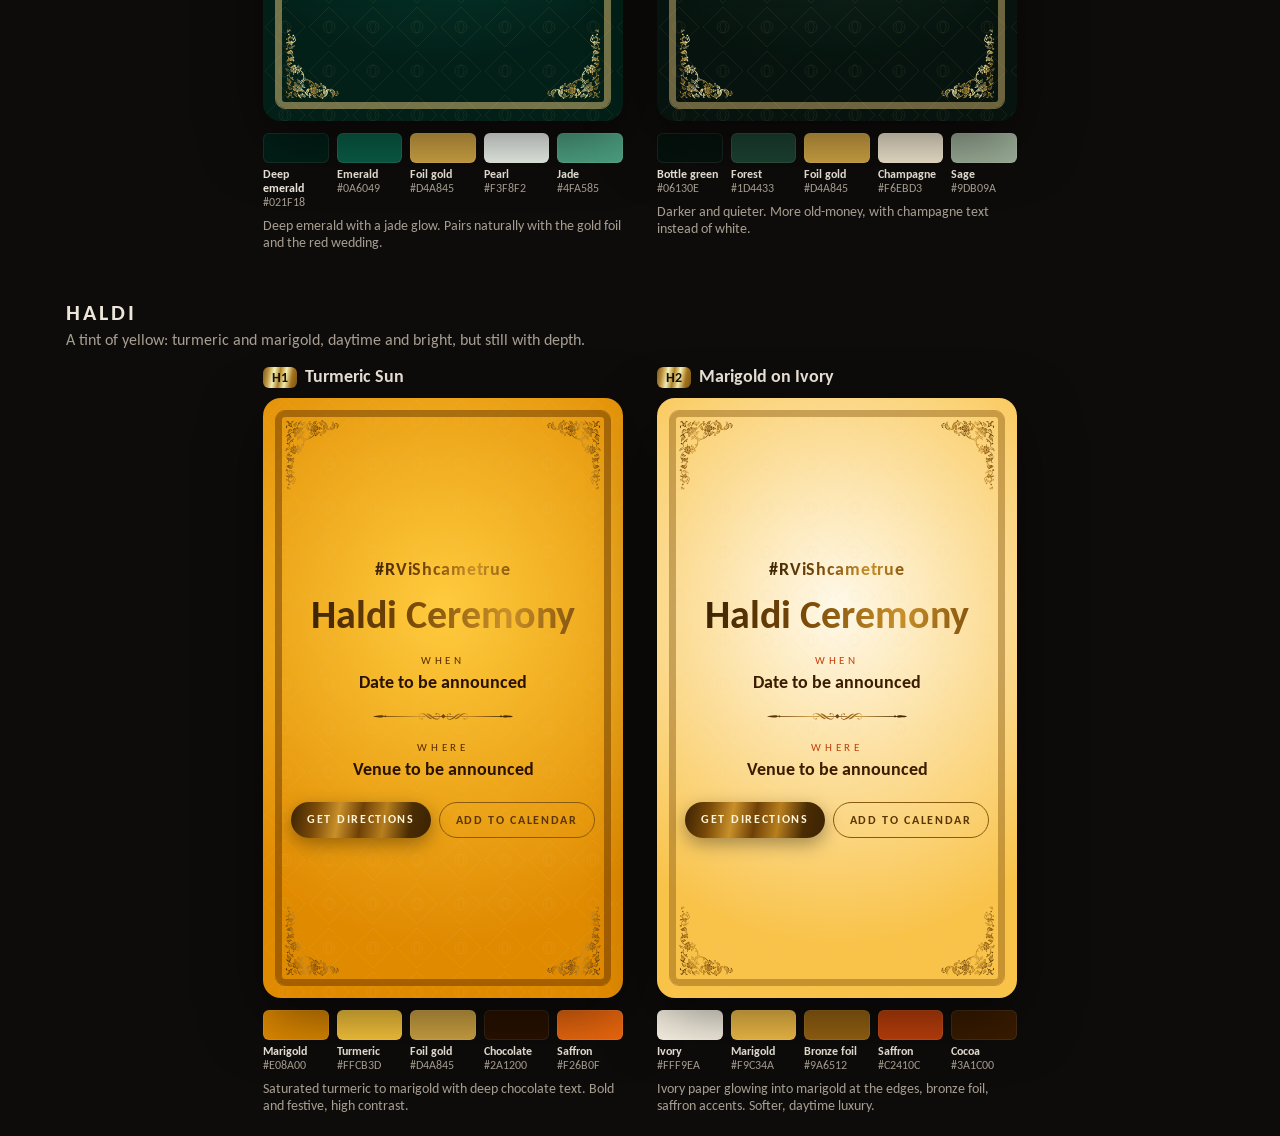
<file: mock/palettes.html>
<!doctype html>
<html lang="en">
<head>
<meta charset="utf-8">
<meta name="viewport" content="width=device-width, initial-scale=1">
<title>Event palettes · #RViShcametrue</title>
<link href="https://fonts.googleapis.com/css2?family=Carlito:ital,wght@0,400;0,700;1,400&display=swap" rel="stylesheet">
<style>
  :root {
    /* real foil: dark base, warm gold, two bright light bands, back to antique */
    --foil: linear-gradient(100deg, #7A5A1E 0%, #BF953F 16%, #FCF6BA 32%, #B38728 48%, #FBF5B7 64%, #AA771C 82%, #7A5A1E 100%);
  }
  * { box-sizing: border-box; }
  body { margin: 0; background: #0E0C0B; color: #EDE6DA; font-family: Calibri, "Carlito", system-ui, sans-serif; }
  header { padding: 30px 16px 6px; text-align: center; }
  header h1 { margin: 0; font-size: 30px; letter-spacing: .02em; }
  header p { margin: 8px auto 0; max-width: 680px; color: #A79E91; }

  .event { max-width: 1180px; margin: 0 auto; padding: 26px 16px 8px; }
  .event > h2 { margin: 0 0 4px; font-size: 22px; letter-spacing: .14em; text-transform: uppercase; }
  .event > p { margin: 0 0 16px; color: #A79E91; }
  .pair { display: grid; gap: 34px; grid-template-columns: repeat(auto-fit, minmax(300px, 360px)); justify-content: center; }

  .opt h3 { margin: 0 0 10px; font-size: 18px; }
  .opt h3 span { display: inline-block; min-width: 34px; padding: 2px 8px; margin-right: 8px; border-radius: 6px; background: var(--foil); color: #1A1206; font-size: 14px; text-align: center; }

  /* the card preview */
  .phone {
    position: relative; aspect-ratio: 9 / 15; border-radius: 18px; overflow: hidden; isolation: isolate;
    background: radial-gradient(120% 80% at 50% 35%, var(--bg2), var(--bg1) 70%);
    color: var(--ink); display: flex; flex-direction: column; align-items: center; justify-content: center; text-align: center; padding: 40px 26px;
    box-shadow: 0 20px 60px rgba(0,0,0,.5);
  }
  .phone::before { /* jaali texture in the metal's colour */
    content: ""; position: absolute; inset: 0; z-index: -1; opacity: var(--tex, .1);
    background-image: url("data:image/svg+xml;utf8,<svg xmlns='http://www.w3.org/2000/svg' width='44' height='44'><g fill='none' stroke='%23E8C77A' stroke-width='.8'><path d='M22 2 L42 22 L22 42 L2 22 Z'/><circle cx='22' cy='22' r='6'/><path d='M22 16 C26 19 26 25 22 28 C18 25 18 19 22 16 Z'/></g></svg>");
  }
  .phone::after { /* fine double rule, inset like a printed card */
    content: ""; position: absolute; inset: 12px; z-index: -1; border-radius: 10px;
    border: 1px solid var(--rule); box-shadow: inset 0 0 0 5px transparent, inset 0 0 0 6px var(--rule);
  }
  .corner { position: absolute; width: 58px; height: 74px; background: var(--foil); -webkit-mask: url("/assets/art/corner.svg") center / contain no-repeat; mask: url("/assets/art/corner.svg") center / contain no-repeat; }
  .c1 { top: 20px; left: 20px; } .c2 { top: 20px; right: 20px; transform: scaleX(-1); }
  .c3 { bottom: 20px; left: 20px; transform: scaleY(-1); } .c4 { bottom: 20px; right: 20px; transform: scale(-1, -1); }

  .foil-text { background: var(--foil); background-size: 220% 100%; -webkit-background-clip: text; background-clip: text; color: transparent; animation: shine 4s ease-in-out infinite alternate; }
  @keyframes shine { from { background-position: 0% 0; } to { background-position: 100% 0; } }
  .tag { font-weight: 700; font-size: 18px; letter-spacing: .04em; }
  .title { margin-top: 14px; font-weight: 700; font-size: clamp(30px, 8.6vw, 40px); line-height: 1.05; }
  .label { margin-top: 18px; font-size: 11px; letter-spacing: .34em; color: var(--accent); }
  .big { margin-top: 4px; font-weight: 700; font-size: 18px; }
  .soft { color: var(--soft); font-size: 15px; }
  .divider { width: 150px; height: 14px; margin: 16px auto 0; background: var(--foil); -webkit-mask: url("/assets/art/divider.svg") center / contain no-repeat; mask: url("/assets/art/divider.svg") center / contain no-repeat; }
  .btns { display: flex; gap: 8px; margin-top: 22px; }
  .btn { padding: 10px 16px; border-radius: 999px; font-size: 12px; font-weight: 700; letter-spacing: .14em; }
  .btn.solid { background: var(--foil); color: #1A1206; box-shadow: 0 6px 18px rgba(0,0,0,.35); }
  .btn.ghost { border: 1px solid #C9A24A; color: #F3DE9C; }
  .light .btn.ghost { color: #5A3604; border-color: #8A5A10; }
  .light .btn.solid { color: #FFF4D6; }
  /* on yellow and ivory grounds bright gold vanishes, so the metal turns to deep bronze foil */
  .light { --foil: linear-gradient(100deg, #3A2203 0%, #7A4A08 18%, #C9902A 34%, #6E4006 50%, #B87F1E 66%, #4A2C04 84%, #3A2203 100%); }

  .sw { display: grid; grid-template-columns: repeat(5, 1fr); gap: 8px; margin-top: 12px; font-size: 12px; color: #A79E91; }
  .sw i { display: block; height: 30px; border-radius: 6px; margin-bottom: 4px; border: 1px solid rgba(255,255,255,.08); }
  .sw b { display: block; color: #EDE6DA; font-weight: 700; }
  .note { margin-top: 8px; color: #A79E91; font-size: 14px; }
</style>
</head>
<body>
<header>
  <h1>Palettes by event</h1>
  <p>One look per event, all sharing the same real gold foil. Wedding leans red, Engagement green, Haldi yellow. Pick one letter per event (for example W1, E2, H1).</p>
</header>

<script>
const EVENTS = [
  { name: "Wedding", hint: "A tint of red: deep, velvety reds with foil gold. 8 pm, so it should feel like evening.", title: "Wedding Ceremony",
    date: "Saturday, 12th December 2026", time: "8 pm onwards", venue: "Royal Heritage", where: "Country Inn & Suites, Ghaziabad",
    opts: [
      { id: "W1", name: "Sindoor Velvet", note: "Oxblood to crimson velvet. The classic maroon-and-gold, made richer and darker so the foil glows.",
        bg1: "#2B0408", bg2: "#7A0E1C", ink: "#FFF4E2", soft: "#E9C9B9", accent: "#F1C76A", rule: "rgba(232,199,122,.55)",
        sw: [["Oxblood", "#2B0408"], ["Crimson velvet", "#7A0E1C"], ["Foil gold", "#D4A845"], ["Ivory", "#FFF4E2"], ["Rose blush", "#E9C9B9"]] },
      { id: "W2", name: "Black Ruby", note: "Near-black with ruby light. The highest-contrast option: gold reads brightest on it.",
        bg1: "#0A0405", bg2: "#5A0A16", ink: "#FFF6EA", soft: "#D9B8AE", accent: "#F1C76A", rule: "rgba(232,199,122,.5)",
        sw: [["Onyx", "#0A0405"], ["Ruby", "#9B111E"], ["Foil gold", "#D4A845"], ["Ivory", "#FFF6EA"], ["Garnet glow", "#5A0A16"]] },
    ] },
  { name: "Engagement", hint: "A tint of green: emerald and bottle green with gold, the 2026 jewel-tone favourite.", title: "Engagement Ceremony",
    date: "Date to be announced", time: "", venue: "Venue to be announced", where: "",
    opts: [
      { id: "E1", name: "Emerald Velvet", note: "Deep emerald with a jade glow. Pairs naturally with the gold foil and the red wedding.",
        bg1: "#021F18", bg2: "#0A6049", ink: "#F3F8F2", soft: "#BFD8CC", accent: "#F1C76A", rule: "rgba(232,199,122,.5)",
        sw: [["Deep emerald", "#021F18"], ["Emerald", "#0A6049"], ["Foil gold", "#D4A845"], ["Pearl", "#F3F8F2"], ["Jade", "#4FA585"]] },
      { id: "E2", name: "Bottle Green & Champagne", note: "Darker and quieter. More old-money, with champagne text instead of white.",
        bg1: "#06130E", bg2: "#1D4433", ink: "#F6EBD3", soft: "#C9C2A6", accent: "#E9C77B", rule: "rgba(233,199,123,.45)",
        sw: [["Bottle green", "#06130E"], ["Forest", "#1D4433"], ["Foil gold", "#D4A845"], ["Champagne", "#F6EBD3"], ["Sage", "#9DB09A"]] },
    ] },
  { name: "Haldi", hint: "A tint of yellow: turmeric and marigold, daytime and bright, but still with depth.", title: "Haldi Ceremony",
    date: "Date to be announced", time: "", venue: "Venue to be announced", where: "",
    opts: [
      { id: "H1", name: "Turmeric Sun", note: "Saturated turmeric to marigold with deep chocolate text. Bold and festive, high contrast.", light: true,
        bg1: "#E08A00", bg2: "#FFCB3D", ink: "#2A1200", soft: "#5A3200", accent: "#5A2C00", rule: "rgba(90,44,0,.45)", tex: .14,
        sw: [["Marigold", "#E08A00"], ["Turmeric", "#FFCB3D"], ["Foil gold", "#D4A845"], ["Chocolate", "#2A1200"], ["Saffron", "#F26B0F"]] },
      { id: "H2", name: "Marigold on Ivory", note: "Ivory paper glowing into marigold at the edges, bronze foil, saffron accents. Softer, daytime luxury.", light: true,
        bg1: "#F9C34A", bg2: "#FFF9EA", ink: "#3A1C00", soft: "#6E4410", accent: "#C2410C", rule: "rgba(138,90,16,.45)", tex: .12,
        sw: [["Ivory", "#FFF9EA"], ["Marigold", "#F9C34A"], ["Bronze foil", "#9A6512"], ["Saffron", "#C2410C"], ["Cocoa", "#3A1C00"]] },
    ] },
];

document.body.insertAdjacentHTML("beforeend", EVENTS.map((ev) => `
  <section class="event">
    <h2>${ev.name}</h2><p>${ev.hint}</p>
    <div class="pair">${ev.opts.map((o) => `
      <div class="opt">
        <h3><span>${o.id}</span>${o.name}</h3>
        <div class="phone ${o.light ? "light" : ""}" style="--bg1:${o.bg1};--bg2:${o.bg2};--ink:${o.ink};--soft:${o.soft};--accent:${o.accent};--rule:${o.rule};${o.tex ? `--tex:${o.tex}` : ""}">
          <i class="corner c1"></i><i class="corner c2"></i><i class="corner c3"></i><i class="corner c4"></i>
          <div class="tag foil-text">#RViShcametrue</div>
          <div class="title foil-text">${ev.title}</div>
          <div class="label">WHEN</div><div class="big">${ev.date}</div>${ev.time ? `<div class="soft">${ev.time}</div>` : ""}
          <div class="divider"></div>
          <div class="label">WHERE</div><div class="big">${ev.venue}</div>${ev.where ? `<div class="soft">${ev.where}</div>` : ""}
          <div class="btns"><span class="btn solid">GET DIRECTIONS</span><span class="btn ghost">ADD TO CALENDAR</span></div>
        </div>
        <div class="sw">${o.sw.map(([n, h]) => `<div><i style="background:${h}"></i><b>${n}</b>${h}</div>`).join("")}</div>
        <p class="note">${o.note}</p>
      </div>`).join("")}
    </div>
  </section>`).join(""));
</script>
</body>
</html>
</file>
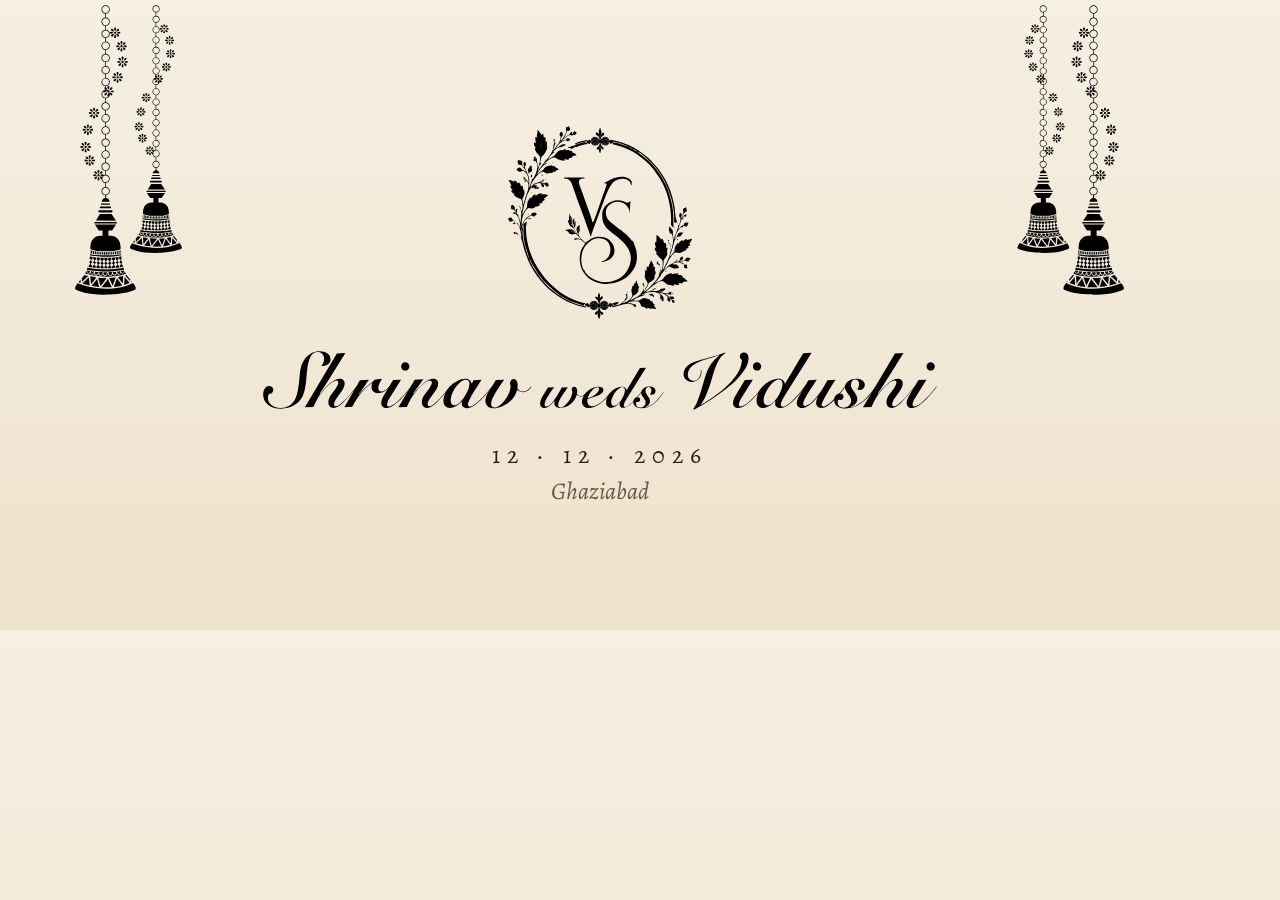
<file: tools/og.html>
<!doctype html><html><head><meta charset="utf-8">
<link href="https://fonts.googleapis.com/css2?family=Alegreya+SC:wght@500&family=Alegreya:ital@1&display=swap" rel="stylesheet">
<style>
html,body{margin:0}
body{width:1200px;height:630px;background:linear-gradient(180deg,#F6EFE2,#EDE2CC);display:flex;flex-direction:column;align-items:center;justify-content:center;position:relative;overflow:hidden;color:#2A1D1A}
.b{position:absolute;top:0;height:300px}.bl{left:70px}.br{right:70px}
.m{width:190px}.n{width:680px;margin-top:26px}
.d{margin-top:26px;font-family:"Alegreya SC";font-size:24px;letter-spacing:.3em}
.p{font-family:Alegreya;font-style:italic;font-size:24px;color:#6B564A;margin-top:4px}
</style></head><body>
<img class="b bl" src="../assets/art/bell-left.svg"><img class="b br" src="../assets/art/bell-right.svg">
<img class="m" src="../assets/art/monogram.svg"><img class="n" src="../assets/art/names-script-groom.svg">
<div class="d">12 · 12 · 2026</div><div class="p">Ghaziabad</div>
</body></html>
</file>
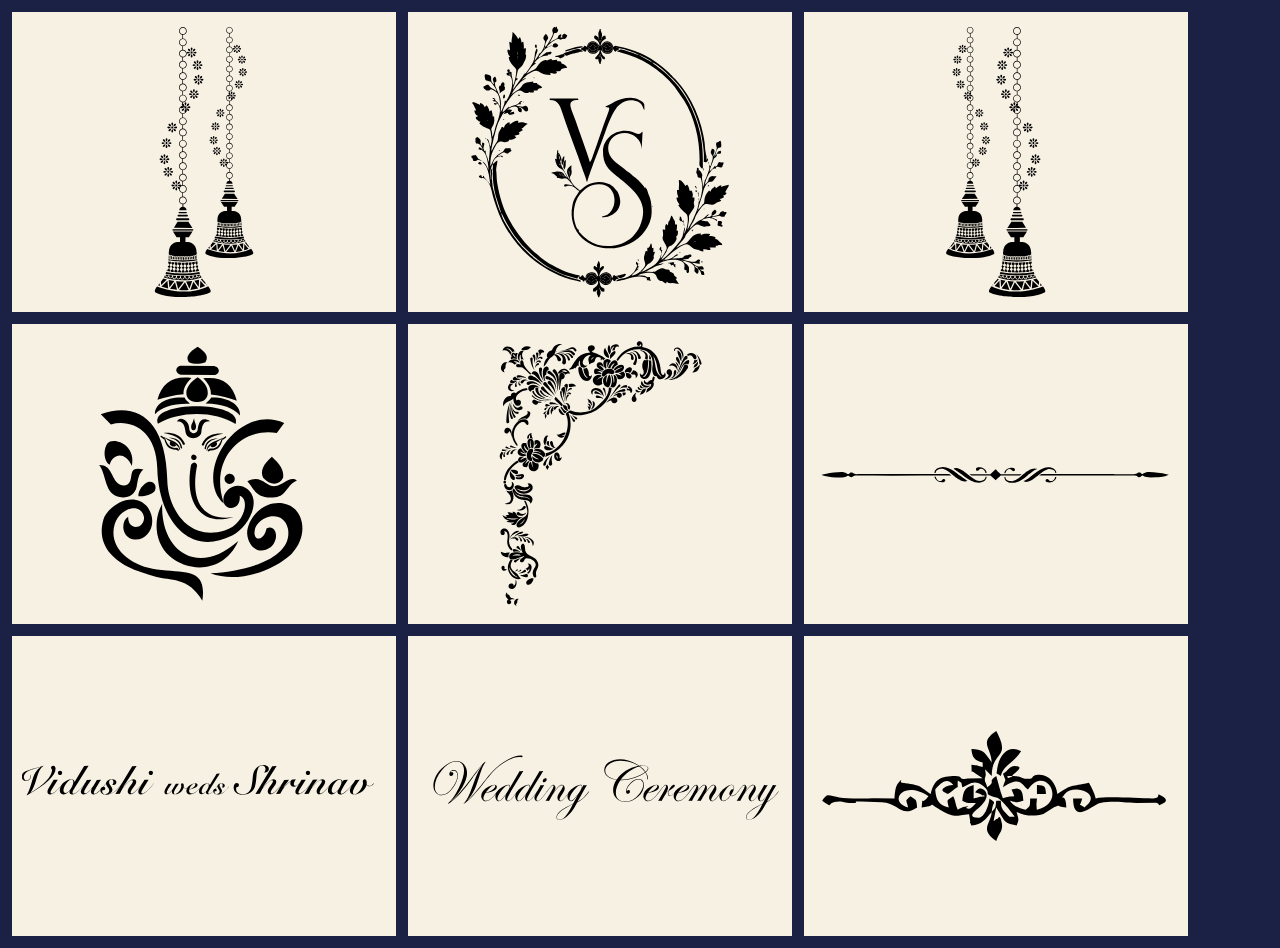
<file: tools/sheet.html>
<!doctype html><html><head><style>
body{margin:0;background:#1b2145;display:grid;grid-template-columns:repeat(3,1fr);gap:12px;padding:12px;width:1176px}
div{background:#f7f1e3;padding:10px;height:280px;display:flex;align-items:center;justify-content:center}
div.n{background:#1b2145;border:1px solid #444}
img{max-width:100%;max-height:100%}
</style></head><body>
<div><img src="../assets/art/bell-left.svg"></div><div><img src="../assets/art/monogram.svg"></div><div><img src="../assets/art/bell-right.svg"></div>
<div><img src="../assets/art/ganesha.svg"></div><div><img src="../assets/art/corner.svg"></div><div><img src="../assets/art/divider.svg"></div>
<div><img src="../assets/art/names-script.svg"></div><div><img src="../assets/art/wedding-ceremony.svg"></div><div><img src="../assets/art/ornament.svg"></div>
</body></html>
</file>
<file: toon.css>
/* Cartoon Shrinav + Vidushi (assets/art/groom.svg, bride.svg). Shared by the site and mock/. */
.toon { overflow: visible; }
.toon path, .toon rect, .toon circle, .toon ellipse { stroke: #2B1A12; stroke-width: 3; stroke-linejoin: round; stroke-linecap: round; }
.toon pattern *, .toon .nostroke { stroke: none !important; }
.toon .skin { fill: #E5AE86; } .toon .skin2 { fill: #EDBE98; }
.toon .hair { fill: #241812; }
.toon .beard { fill: #57402F; }
.toon .line.strand { stroke: #4B3A30; stroke-width: 1.6; }
.toon .white { fill: #fff; }
.toon .pupil { fill: #2B1A12; stroke: none !important; }
.toon .shine { fill: #fff; stroke: none !important; }
.toon .chikan { fill: url(#chikan); }
.toon .blossom { fill: url(#blossom); }
.toon .bandhani { fill: url(#bandhani); }
.toon .pant { fill: #FBF8F2; } .toon .legging { fill: #F4E7CF; }
.toon .btn { fill: #1F2126; stroke-width: 1.4; stroke: #9A9AA0; }
.toon .gold { fill: #D9A948; }
.toon .goldline { fill: none; stroke: #D9A948 !important; }
.toon .shoe-b { fill: #6B3A1F; } .toon .shoe-g { fill: #D9A948; }
.toon .mouth { fill: #7A2B21; } .toon .teeth { fill: #fff; stroke: none !important; }
.toon .blush { fill: #E9876F; opacity: .45; stroke: none !important; }
.toon .line { fill: none; }
.toon .line.thin { stroke-width: 2; }
.toon .glass { fill: rgba(150, 165, 205, .2); stroke: #8A8590 !important; stroke-width: 1.6 !important; }
.toon .gframe { fill: none; stroke: #8A8590 !important; stroke-width: 1.8 !important; }
</file>
